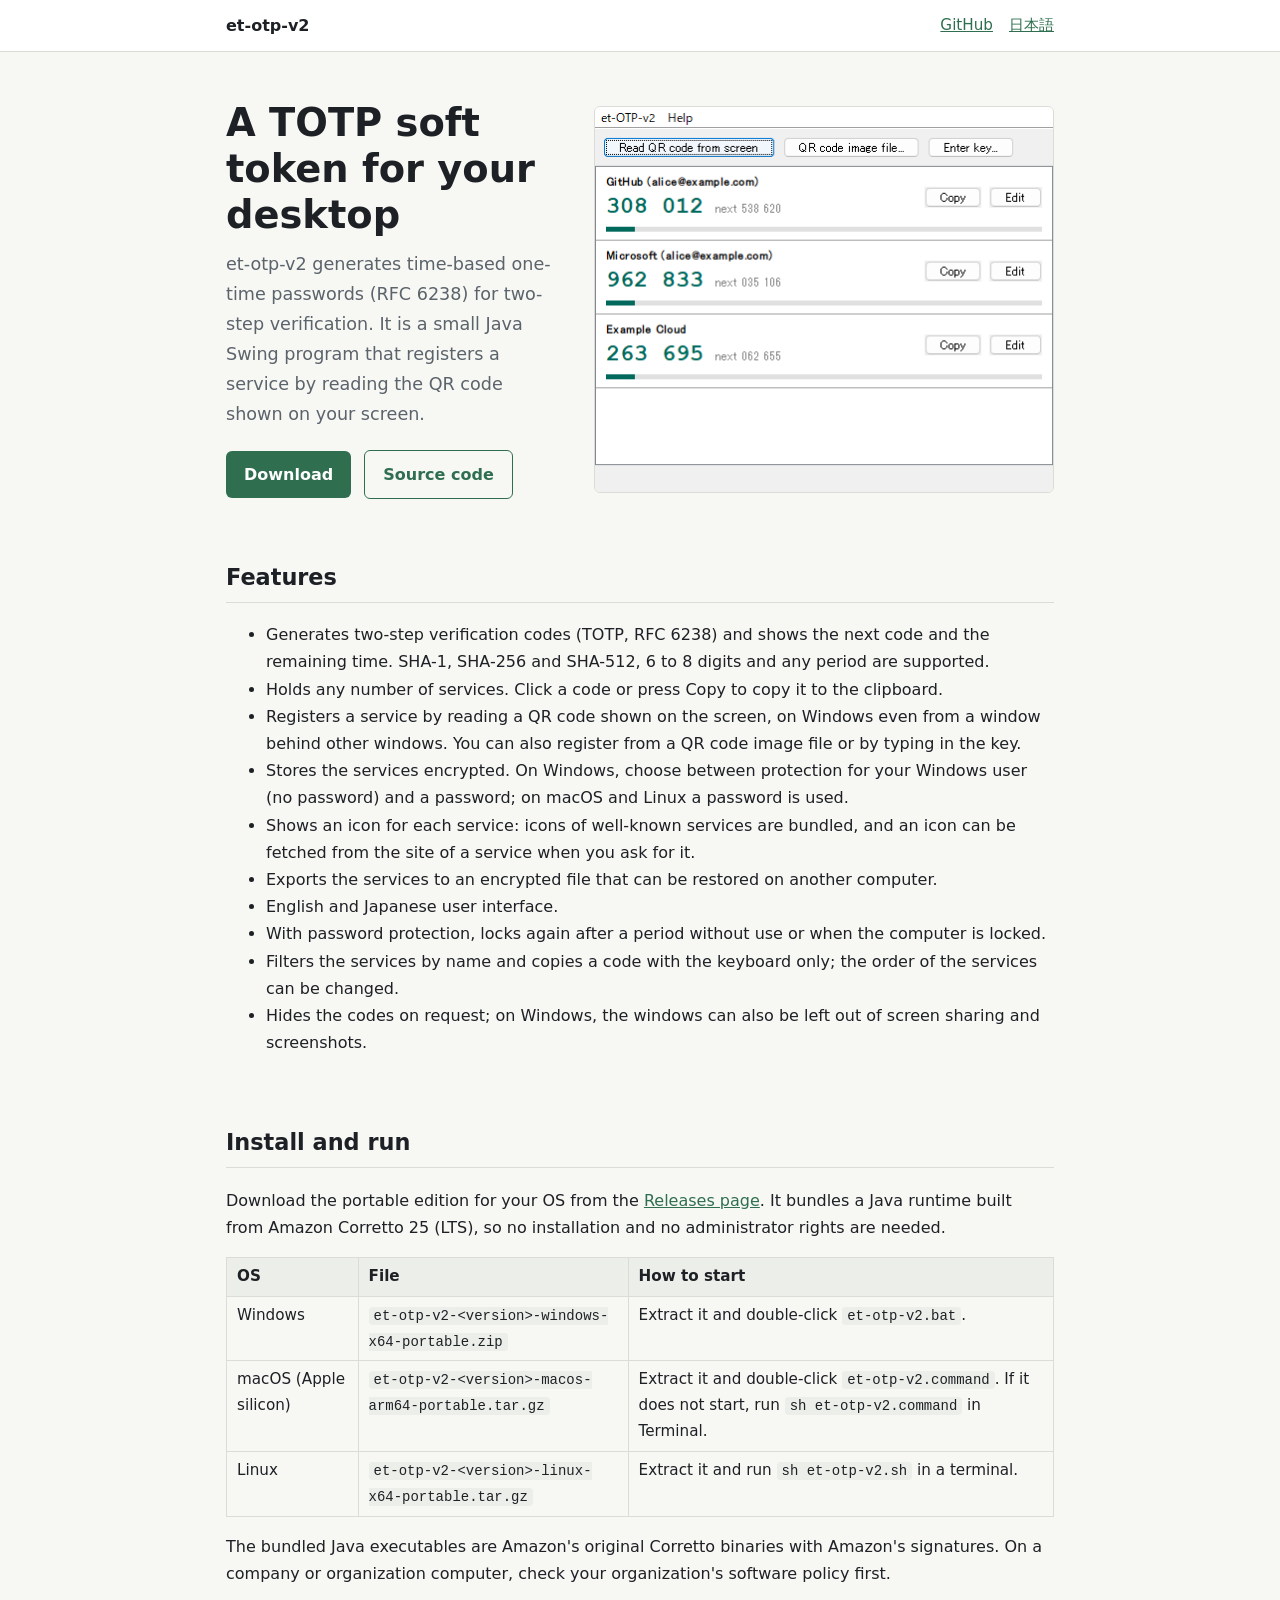
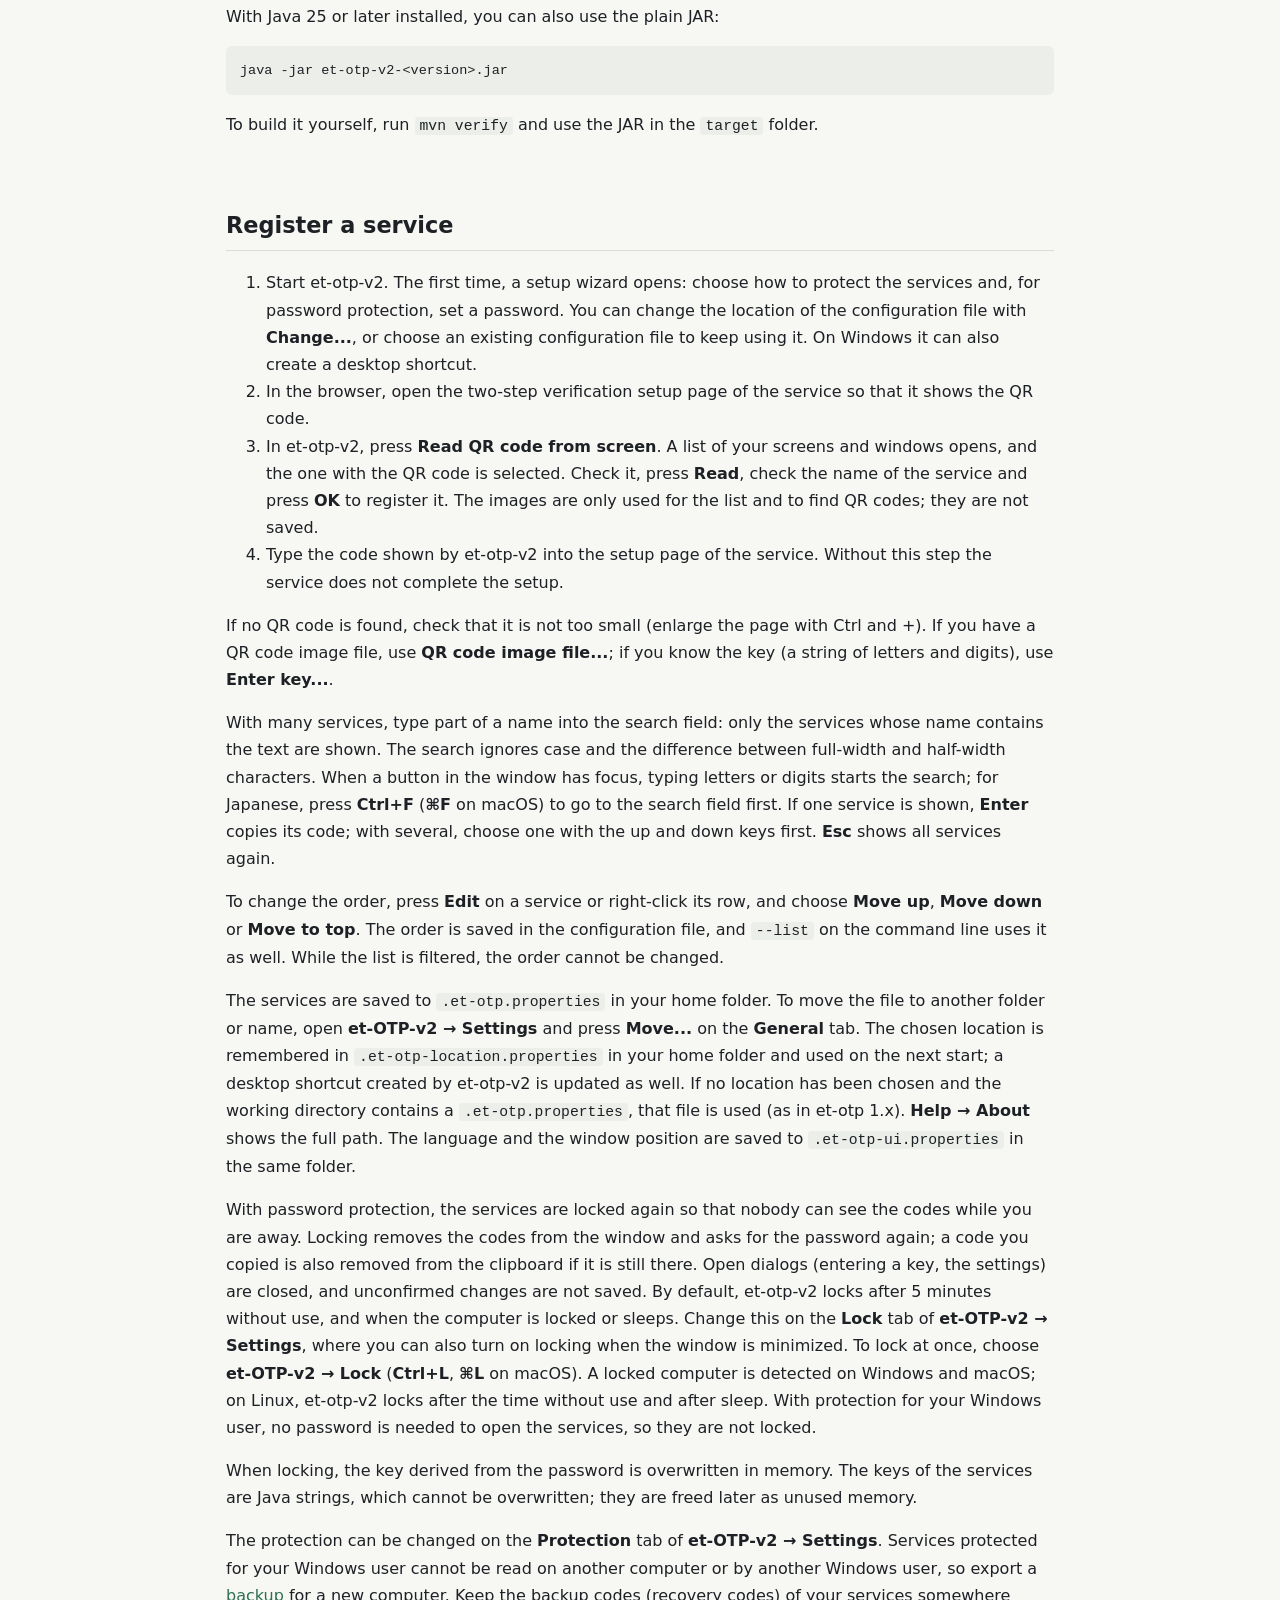
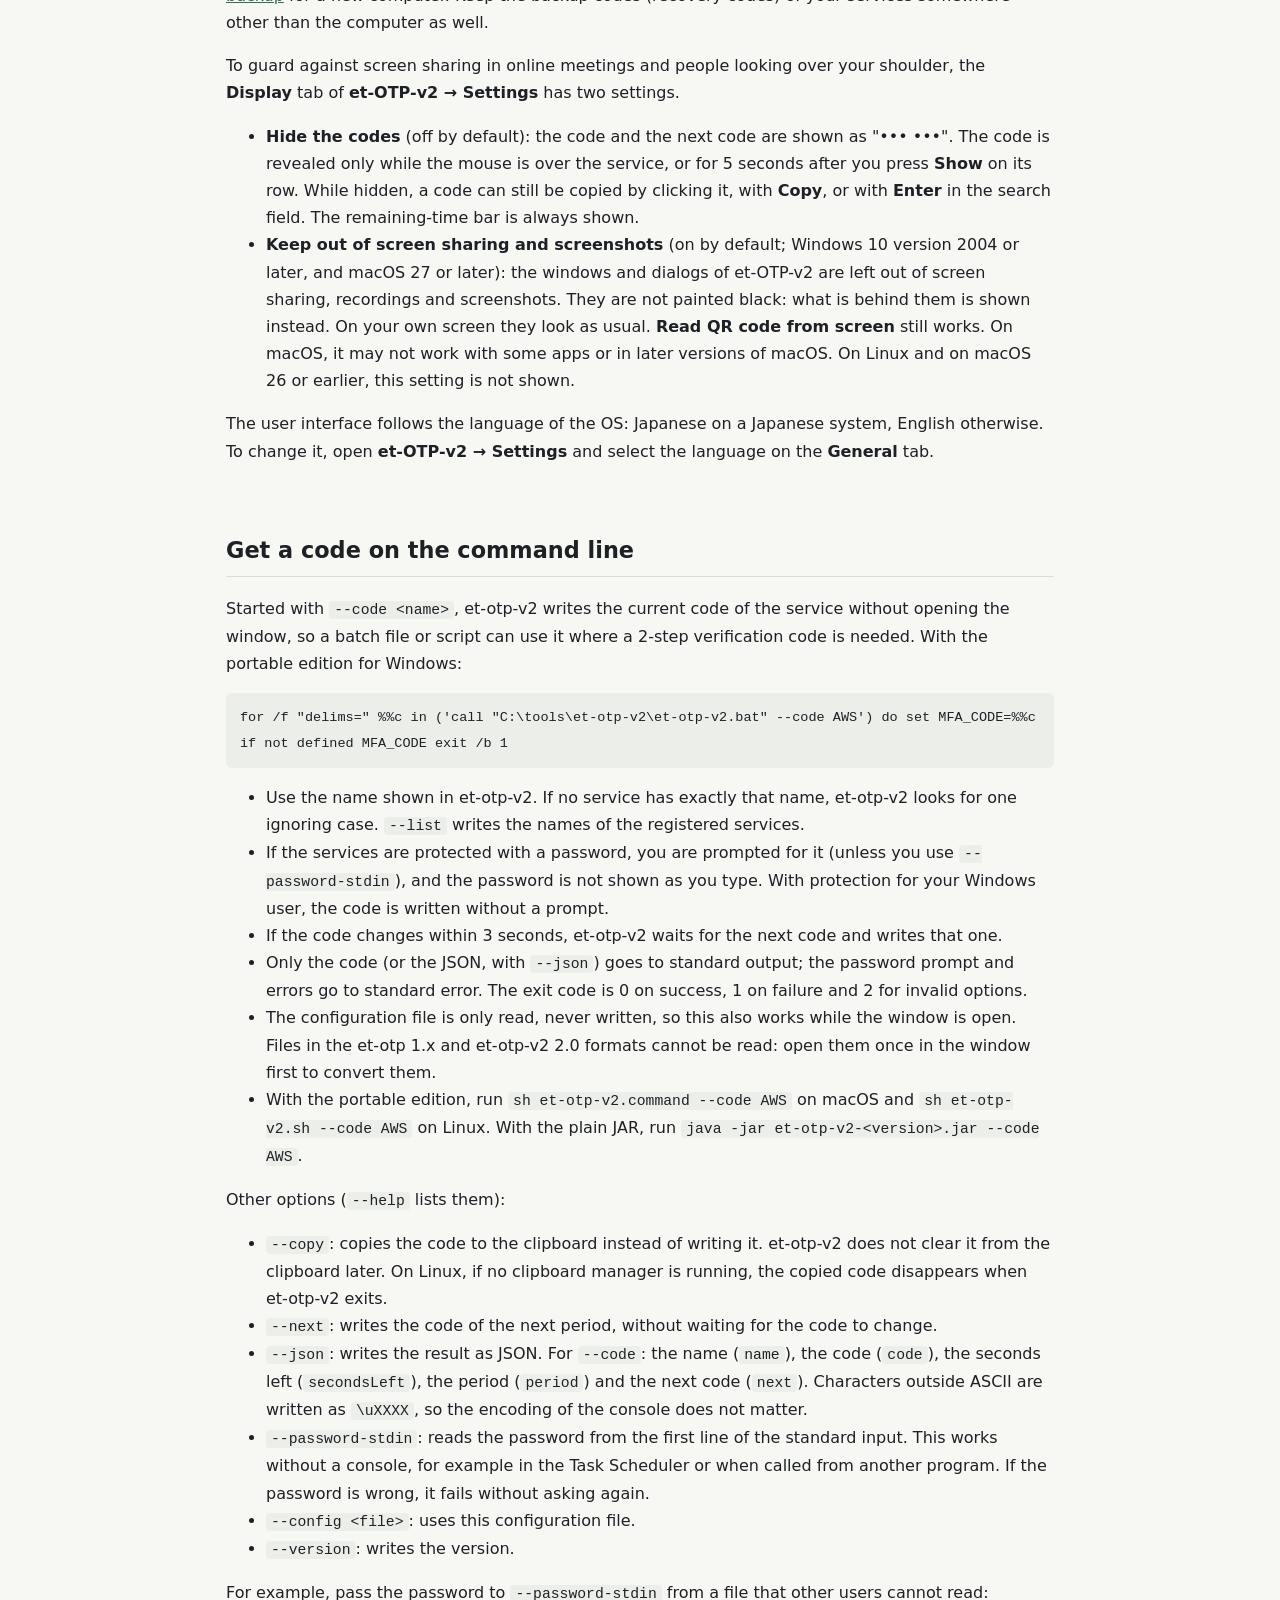
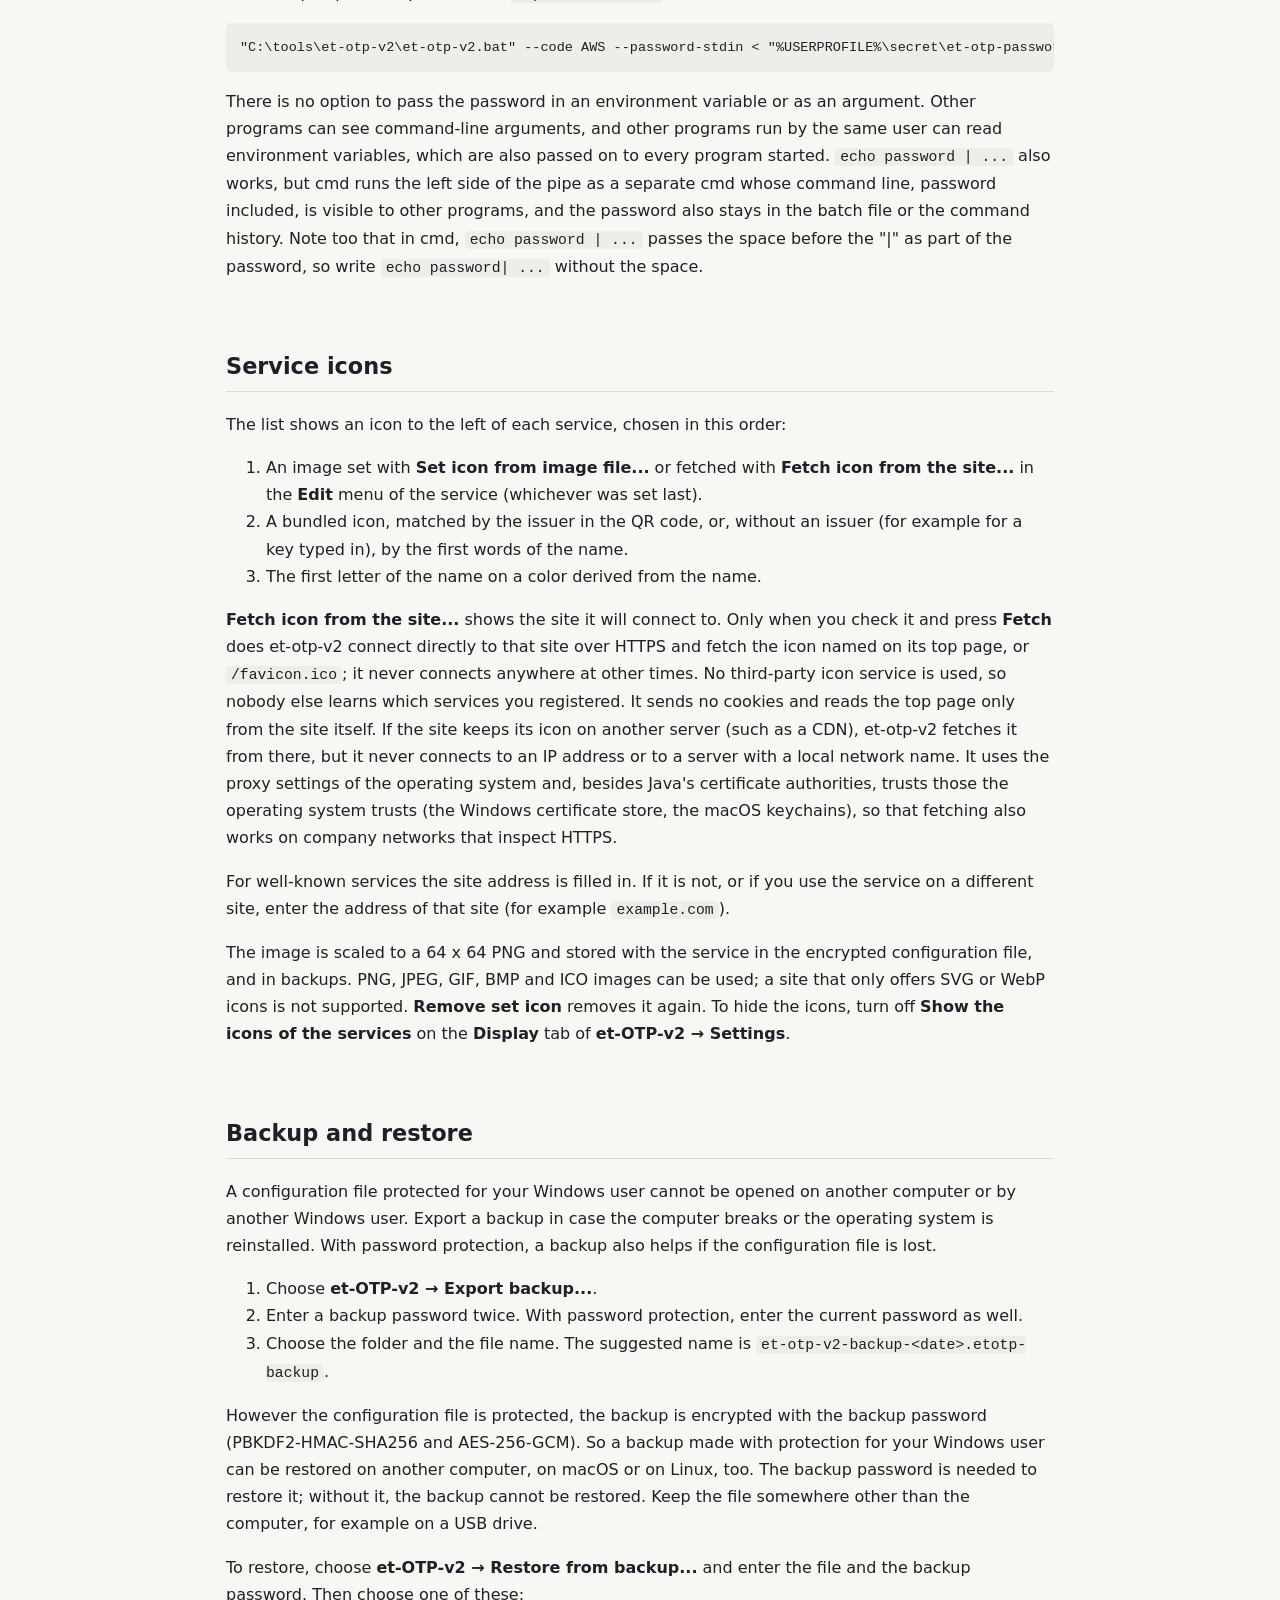
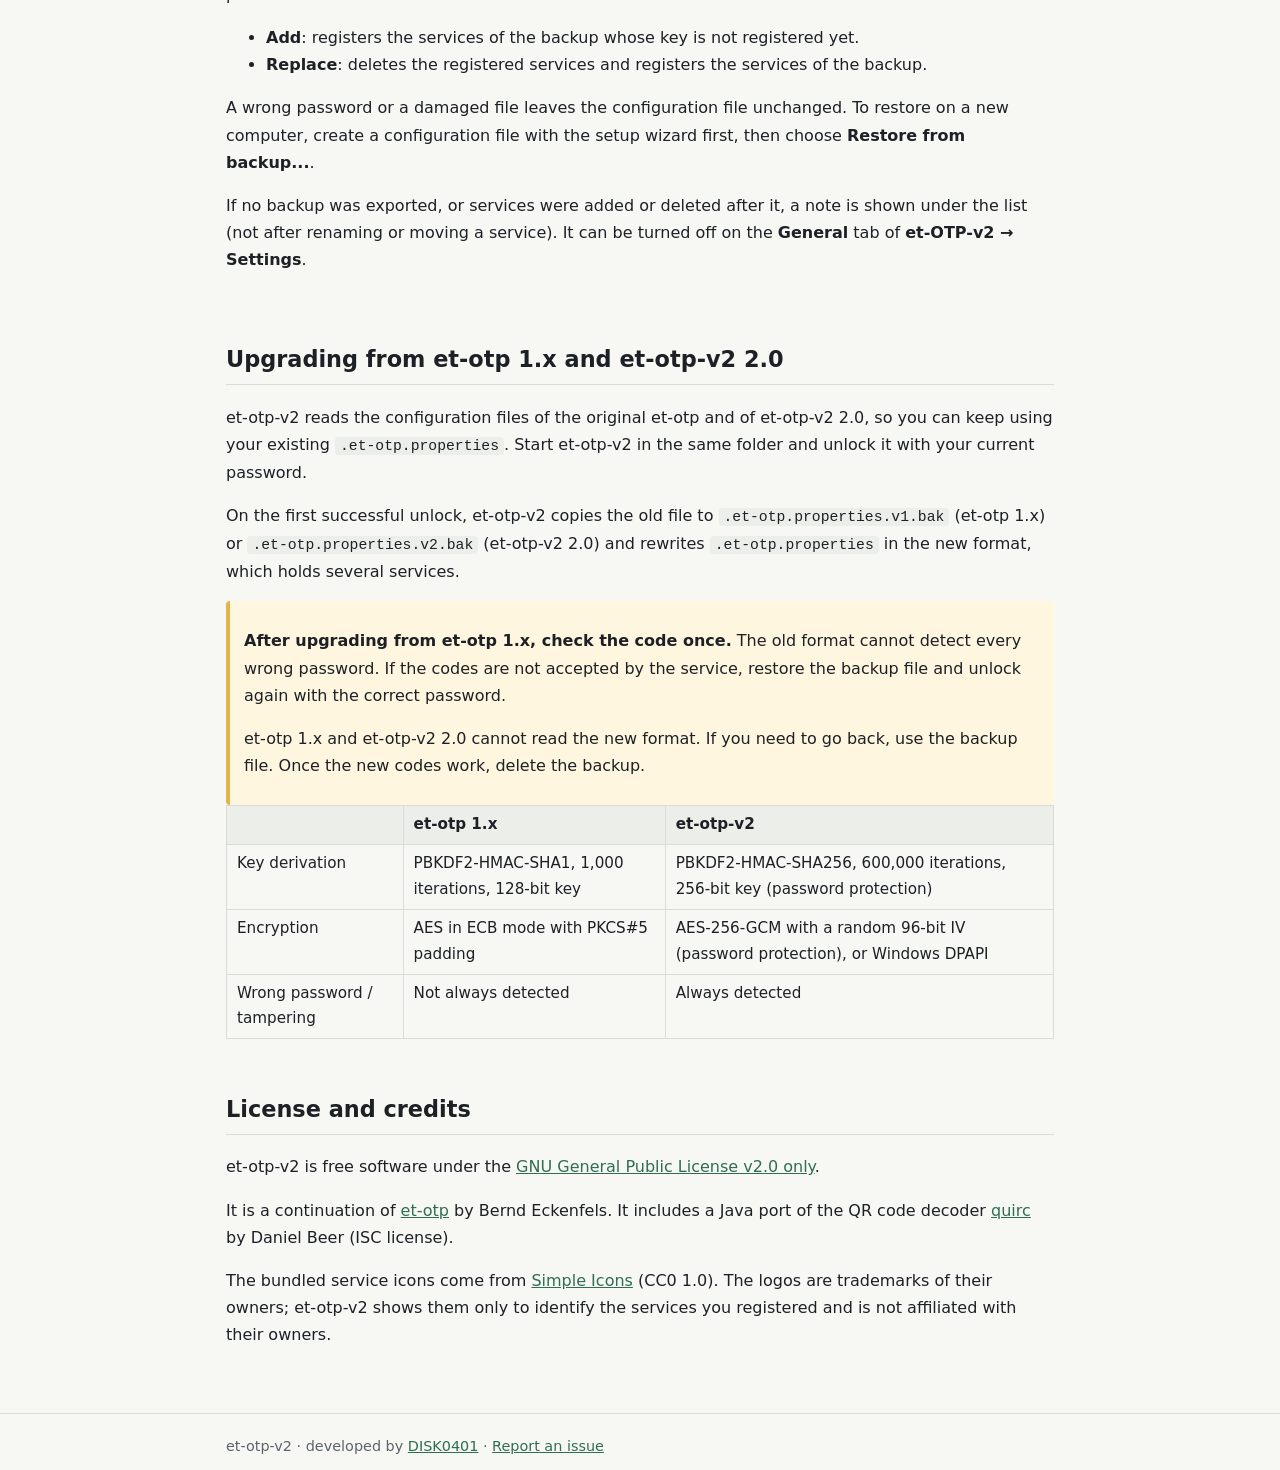
<file: docs/index.html>
<!doctype html>
<html lang="en">
<head>
  <meta charset="utf-8">
  <meta name="viewport" content="width=device-width, initial-scale=1">
  <title>et-otp-v2 – TOTP soft token for the desktop</title>
  <meta name="description" content="et-otp-v2 is a small Java desktop TOTP (RFC 6238) soft token. Maintained continuation of ecki/et-otp.">
  <link rel="stylesheet" href="style.css">
  <link rel="alternate" hreflang="ja" href="ja/">
</head>
<body>
<header class="site">
  <div class="wrap">
    <a class="brand" href="./">et-otp-v2</a>
    <nav>
      <a href="https://github.com/DISK0401/et-otp-v2">GitHub</a>
      <a href="ja/" hreflang="ja" lang="ja">日本語</a>
    </nav>
  </div>
</header>

<main class="wrap">
  <div class="hero">
    <div>
      <h1>A TOTP soft token for your desktop</h1>
      <p>et-otp-v2 generates time-based one-time passwords (RFC 6238) for two-step verification. It is a small Java Swing program that registers a service by reading the QR code shown on your screen.</p>
      <a class="button" href="https://github.com/DISK0401/et-otp-v2/releases">Download</a>
      <a class="button secondary" href="https://github.com/DISK0401/et-otp-v2">Source code</a>
    </div>
    <img src="images/screenshot-en.png" width="460" height="386" alt="et-OTP-v2 main window with three registered services, their codes and the remaining time">
  </div>

  <section id="features">
    <h2>Features</h2>
    <ul>
      <li>Generates two-step verification codes (TOTP, RFC 6238) and shows the next code and the remaining time. SHA-1, SHA-256 and SHA-512, 6 to 8 digits and any period are supported.</li>
      <li>Holds any number of services. Click a code or press Copy to copy it to the clipboard.</li>
      <li>Registers a service by reading a QR code shown on the screen, on Windows even from a window behind other windows. You can also register from a QR code image file or by typing in the key.</li>
      <li>Stores the services encrypted. On Windows, choose between protection for your Windows user (no password) and a password; on macOS and Linux a password is used.</li>
      <li>Shows an icon for each service: icons of well-known services are bundled, and an icon can be fetched from the site of a service when you ask for it.</li>
      <li>Exports the services to an encrypted file that can be restored on another computer.</li>
      <li>English and Japanese user interface.</li>
      <li>With password protection, locks again after a period without use or when the computer is locked.</li>
      <li>Filters the services by name and copies a code with the keyboard only; the order of the services can be changed.</li>
      <li>Hides the codes on request; on Windows, the windows can also be left out of screen sharing and screenshots.</li>
    </ul>
  </section>

  <section id="install">
    <h2>Install and run</h2>
    <p>Download the portable edition for your OS from the <a href="https://github.com/DISK0401/et-otp-v2/releases">Releases page</a>. It bundles a Java runtime built from Amazon Corretto 25 (LTS), so no installation and no administrator rights are needed.</p>
    <div class="table-scroll">
      <table>
        <tr><th>OS</th><th>File</th><th>How to start</th></tr>
        <tr><td>Windows</td><td><code>et-otp-v2-&lt;version&gt;-windows-x64-portable.zip</code></td><td>Extract it and double-click <code>et-otp-v2.bat</code>.</td></tr>
        <tr><td>macOS (Apple silicon)</td><td><code>et-otp-v2-&lt;version&gt;-macos-arm64-portable.tar.gz</code></td><td>Extract it and double-click <code>et-otp-v2.command</code>. If it does not start, run <code>sh et-otp-v2.command</code> in Terminal.</td></tr>
        <tr><td>Linux</td><td><code>et-otp-v2-&lt;version&gt;-linux-x64-portable.tar.gz</code></td><td>Extract it and run <code>sh et-otp-v2.sh</code> in a terminal.</td></tr>
      </table>
    </div>
    <p>The bundled Java executables are Amazon's original Corretto binaries with Amazon's signatures. On a company or organization computer, check your organization's software policy first.</p>
    <p>With Java 25 or later installed, you can also use the plain JAR:</p>
    <pre><code>java -jar et-otp-v2-&lt;version&gt;.jar</code></pre>
    <p>To build it yourself, run <code>mvn verify</code> and use the JAR in the <code>target</code> folder.</p>
  </section>

  <section id="setup">
    <h2>Register a service</h2>
    <ol>
      <li>Start et-otp-v2. The first time, a setup wizard opens: choose how to protect the services and, for password protection, set a password. You can change the location of the configuration file with <b>Change...</b>, or choose an existing configuration file to keep using it. On Windows it can also create a desktop shortcut.</li>
      <li>In the browser, open the two-step verification setup page of the service so that it shows the QR code.</li>
      <li>In et-otp-v2, press <b>Read QR code from screen</b>. A list of your screens and windows opens, and the one with the QR code is selected. Check it, press <b>Read</b>, check the name of the service and press <b>OK</b> to register it. The images are only used for the list and to find QR codes; they are not saved.</li>
      <li>Type the code shown by et-otp-v2 into the setup page of the service. Without this step the service does not complete the setup.</li>
    </ol>
    <p>If no QR code is found, check that it is not too small (enlarge the page with Ctrl and +). If you have a QR code image file, use <b>QR code image file...</b>; if you know the key (a string of letters and digits), use <b>Enter key...</b>.</p>
    <p>With many services, type part of a name into the search field: only the services whose name contains the text are shown. The search ignores case and the difference between full-width and half-width characters. When a button in the window has focus, typing letters or digits starts the search; for Japanese, press <b>Ctrl+F</b> (<b>⌘F</b> on macOS) to go to the search field first. If one service is shown, <b>Enter</b> copies its code; with several, choose one with the up and down keys first. <b>Esc</b> shows all services again.</p>
    <p>To change the order, press <b>Edit</b> on a service or right-click its row, and choose <b>Move up</b>, <b>Move down</b> or <b>Move to top</b>. The order is saved in the configuration file, and <code>--list</code> on the command line uses it as well. While the list is filtered, the order cannot be changed.</p>
    <p>The services are saved to <code>.et-otp.properties</code> in your home folder. To move the file to another folder or name, open <b>et-OTP-v2 → Settings</b> and press <b>Move...</b> on the <b>General</b> tab. The chosen location is remembered in <code>.et-otp-location.properties</code> in your home folder and used on the next start; a desktop shortcut created by et-otp-v2 is updated as well. If no location has been chosen and the working directory contains a <code>.et-otp.properties</code>, that file is used (as in et-otp 1.x). <b>Help → About</b> shows the full path. The language and the window position are saved to <code>.et-otp-ui.properties</code> in the same folder.</p>
    <p>With password protection, the services are locked again so that nobody can see the codes while you are away. Locking removes the codes from the window and asks for the password again; a code you copied is also removed from the clipboard if it is still there. Open dialogs (entering a key, the settings) are closed, and unconfirmed changes are not saved. By default, et-otp-v2 locks after 5 minutes without use, and when the computer is locked or sleeps. Change this on the <b>Lock</b> tab of <b>et-OTP-v2 → Settings</b>, where you can also turn on locking when the window is minimized. To lock at once, choose <b>et-OTP-v2 → Lock</b> (<b>Ctrl+L</b>, <b>⌘L</b> on macOS). A locked computer is detected on Windows and macOS; on Linux, et-otp-v2 locks after the time without use and after sleep. With protection for your Windows user, no password is needed to open the services, so they are not locked.</p>
    <p>When locking, the key derived from the password is overwritten in memory. The keys of the services are Java strings, which cannot be overwritten; they are freed later as unused memory.</p>
    <p>The protection can be changed on the <b>Protection</b> tab of <b>et-OTP-v2 → Settings</b>. Services protected for your Windows user cannot be read on another computer or by another Windows user, so export a <a href="#backup">backup</a> for a new computer. Keep the backup codes (recovery codes) of your services somewhere other than the computer as well.</p>
    <p>To guard against screen sharing in online meetings and people looking over your shoulder, the <b>Display</b> tab of <b>et-OTP-v2 → Settings</b> has two settings.</p>
    <ul>
      <li><b>Hide the codes</b> (off by default): the code and the next code are shown as "••• •••". The code is revealed only while the mouse is over the service, or for 5 seconds after you press <b>Show</b> on its row. While hidden, a code can still be copied by clicking it, with <b>Copy</b>, or with <b>Enter</b> in the search field. The remaining-time bar is always shown.</li>
      <li><b>Keep out of screen sharing and screenshots</b> (on by default; Windows 10 version 2004 or later, and macOS 27 or later): the windows and dialogs of et-OTP-v2 are left out of screen sharing, recordings and screenshots. They are not painted black: what is behind them is shown instead. On your own screen they look as usual. <b>Read QR code from screen</b> still works. On macOS, it may not work with some apps or in later versions of macOS. On Linux and on macOS 26 or earlier, this setting is not shown.</li>
    </ul>
    <p>The user interface follows the language of the OS: Japanese on a Japanese system, English otherwise. To change it, open <b>et-OTP-v2 → Settings</b> and select the language on the <b>General</b> tab.</p>
  </section>

  <section id="command-line">
    <h2>Get a code on the command line</h2>
    <p>Started with <code>--code &lt;name&gt;</code>, et-otp-v2 writes the current code of the service without opening the window, so a batch file or script can use it where a 2-step verification code is needed. With the portable edition for Windows:</p>
    <pre><code>for /f "delims=" %%c in ('call "C:\tools\et-otp-v2\et-otp-v2.bat" --code AWS') do set MFA_CODE=%%c
if not defined MFA_CODE exit /b 1</code></pre>
    <ul>
      <li>Use the name shown in et-otp-v2. If no service has exactly that name, et-otp-v2 looks for one ignoring case. <code>--list</code> writes the names of the registered services.</li>
      <li>If the services are protected with a password, you are prompted for it (unless you use <code>--password-stdin</code>), and the password is not shown as you type. With protection for your Windows user, the code is written without a prompt.</li>
      <li>If the code changes within 3 seconds, et-otp-v2 waits for the next code and writes that one.</li>
      <li>Only the code (or the JSON, with <code>--json</code>) goes to standard output; the password prompt and errors go to standard error. The exit code is 0 on success, 1 on failure and 2 for invalid options.</li>
      <li>The configuration file is only read, never written, so this also works while the window is open. Files in the et-otp 1.x and et-otp-v2 2.0 formats cannot be read: open them once in the window first to convert them.</li>
      <li>With the portable edition, run <code>sh et-otp-v2.command --code AWS</code> on macOS and <code>sh et-otp-v2.sh --code AWS</code> on Linux. With the plain JAR, run <code>java -jar et-otp-v2-&lt;version&gt;.jar --code AWS</code>.</li>
    </ul>
    <p>Other options (<code>--help</code> lists them):</p>
    <ul>
      <li><code>--copy</code>: copies the code to the clipboard instead of writing it. et-otp-v2 does not clear it from the clipboard later. On Linux, if no clipboard manager is running, the copied code disappears when et-otp-v2 exits.</li>
      <li><code>--next</code>: writes the code of the next period, without waiting for the code to change.</li>
      <li><code>--json</code>: writes the result as JSON. For <code>--code</code>: the name (<code>name</code>), the code (<code>code</code>), the seconds left (<code>secondsLeft</code>), the period (<code>period</code>) and the next code (<code>next</code>). Characters outside ASCII are written as <code>\uXXXX</code>, so the encoding of the console does not matter.</li>
      <li><code>--password-stdin</code>: reads the password from the first line of the standard input. This works without a console, for example in the Task Scheduler or when called from another program. If the password is wrong, it fails without asking again.</li>
      <li><code>--config &lt;file&gt;</code>: uses this configuration file.</li>
      <li><code>--version</code>: writes the version.</li>
    </ul>
    <p>For example, pass the password to <code>--password-stdin</code> from a file that other users cannot read:</p>
    <pre><code>"C:\tools\et-otp-v2\et-otp-v2.bat" --code AWS --password-stdin &lt; "%USERPROFILE%\secret\et-otp-password.txt"</code></pre>
    <p>There is no option to pass the password in an environment variable or as an argument. Other programs can see command-line arguments, and other programs run by the same user can read environment variables, which are also passed on to every program started. <code>echo password | ...</code> also works, but cmd runs the left side of the pipe as a separate cmd whose command line, password included, is visible to other programs, and the password also stays in the batch file or the command history. Note too that in cmd, <code>echo password | ...</code> passes the space before the "|" as part of the password, so write <code>echo password| ...</code> without the space.</p>
  </section>

  <section id="icons">
    <h2>Service icons</h2>
    <p>The list shows an icon to the left of each service, chosen in this order:</p>
    <ol>
      <li>An image set with <b>Set icon from image file...</b> or fetched with <b>Fetch icon from the site...</b> in the <b>Edit</b> menu of the service (whichever was set last).</li>
      <li>A bundled icon, matched by the issuer in the QR code, or, without an issuer (for example for a key typed in), by the first words of the name.</li>
      <li>The first letter of the name on a color derived from the name.</li>
    </ol>
    <p><b>Fetch icon from the site...</b> shows the site it will connect to. Only when you check it and press <b>Fetch</b> does et-otp-v2 connect directly to that site over HTTPS and fetch the icon named on its top page, or <code>/favicon.ico</code>; it never connects anywhere at other times. No third-party icon service is used, so nobody else learns which services you registered. It sends no cookies and reads the top page only from the site itself. If the site keeps its icon on another server (such as a CDN), et-otp-v2 fetches it from there, but it never connects to an IP address or to a server with a local network name. It uses the proxy settings of the operating system and, besides Java's certificate authorities, trusts those the operating system trusts (the Windows certificate store, the macOS keychains), so that fetching also works on company networks that inspect HTTPS.</p>
    <p>For well-known services the site address is filled in. If it is not, or if you use the service on a different site, enter the address of that site (for example <code>example.com</code>).</p>
    <p>The image is scaled to a 64 x 64 PNG and stored with the service in the encrypted configuration file, and in backups. PNG, JPEG, GIF, BMP and ICO images can be used; a site that only offers SVG or WebP icons is not supported. <b>Remove set icon</b> removes it again. To hide the icons, turn off <b>Show the icons of the services</b> on the <b>Display</b> tab of <b>et-OTP-v2 → Settings</b>.</p>
  </section>

  <section id="backup">
    <h2>Backup and restore</h2>
    <p>A configuration file protected for your Windows user cannot be opened on another computer or by another Windows user. Export a backup in case the computer breaks or the operating system is reinstalled. With password protection, a backup also helps if the configuration file is lost.</p>
    <ol>
      <li>Choose <b>et-OTP-v2 → Export backup...</b>.</li>
      <li>Enter a backup password twice. With password protection, enter the current password as well.</li>
      <li>Choose the folder and the file name. The suggested name is <code>et-otp-v2-backup-&lt;date&gt;.etotp-backup</code>.</li>
    </ol>
    <p>However the configuration file is protected, the backup is encrypted with the backup password (PBKDF2-HMAC-SHA256 and AES-256-GCM). So a backup made with protection for your Windows user can be restored on another computer, on macOS or on Linux, too. The backup password is needed to restore it; without it, the backup cannot be restored. Keep the file somewhere other than the computer, for example on a USB drive.</p>
    <p>To restore, choose <b>et-OTP-v2 → Restore from backup...</b> and enter the file and the backup password. Then choose one of these:</p>
    <ul>
      <li><b>Add</b>: registers the services of the backup whose key is not registered yet.</li>
      <li><b>Replace</b>: deletes the registered services and registers the services of the backup.</li>
    </ul>
    <p>A wrong password or a damaged file leaves the configuration file unchanged. To restore on a new computer, create a configuration file with the setup wizard first, then choose <b>Restore from backup...</b>.</p>
    <p>If no backup was exported, or services were added or deleted after it, a note is shown under the list (not after renaming or moving a service). It can be turned off on the <b>General</b> tab of <b>et-OTP-v2 → Settings</b>.</p>
  </section>

  <section id="upgrade">
    <h2>Upgrading from et-otp 1.x and et-otp-v2 2.0</h2>
    <p>et-otp-v2 reads the configuration files of the original et-otp and of et-otp-v2 2.0, so you can keep using your existing <code>.et-otp.properties</code>. Start et-otp-v2 in the same folder and unlock it with your current password.</p>
    <p>On the first successful unlock, et-otp-v2 copies the old file to <code>.et-otp.properties.v1.bak</code> (et-otp 1.x) or <code>.et-otp.properties.v2.bak</code> (et-otp-v2 2.0) and rewrites <code>.et-otp.properties</code> in the new format, which holds several services.</p>
    <div class="note">
      <p><b>After upgrading from et-otp 1.x, check the code once.</b> The old format cannot detect every wrong password. If the codes are not accepted by the service, restore the backup file and unlock again with the correct password.</p>
      <p>et-otp 1.x and et-otp-v2 2.0 cannot read the new format. If you need to go back, use the backup file. Once the new codes work, delete the backup.</p>
    </div>
    <div class="table-scroll">
      <table>
        <tr><th></th><th>et-otp 1.x</th><th>et-otp-v2</th></tr>
        <tr><td>Key derivation</td><td>PBKDF2-HMAC-SHA1, 1,000 iterations, 128-bit key</td><td>PBKDF2-HMAC-SHA256, 600,000 iterations, 256-bit key (password protection)</td></tr>
        <tr><td>Encryption</td><td>AES in ECB mode with PKCS#5 padding</td><td>AES-256-GCM with a random 96-bit IV (password protection), or Windows DPAPI</td></tr>
        <tr><td>Wrong password / tampering</td><td>Not always detected</td><td>Always detected</td></tr>
      </table>
    </div>
  </section>

  <section id="license">
    <h2>License and credits</h2>
    <p>et-otp-v2 is free software under the <a href="https://github.com/DISK0401/et-otp-v2/blob/main/LICENSE">GNU General Public License v2.0 only</a>.</p>
    <p>It is a continuation of <a href="https://github.com/ecki/et-otp">et-otp</a> by Bernd Eckenfels. It includes a Java port of the QR code decoder <a href="https://github.com/dlbeer/quirc">quirc</a> by Daniel Beer (ISC license).</p>
    <p>The bundled service icons come from <a href="https://github.com/simple-icons/simple-icons">Simple Icons</a> (CC0 1.0). The logos are trademarks of their owners; et-otp-v2 shows them only to identify the services you registered and is not affiliated with their owners.</p>
  </section>
</main>

<footer>
  <div class="wrap">et-otp-v2 · developed by <a href="https://github.com/DISK0401">DISK0401</a> · <a href="https://github.com/DISK0401/et-otp-v2/issues">Report an issue</a></div>
</footer>
</body>
</html>
</file>
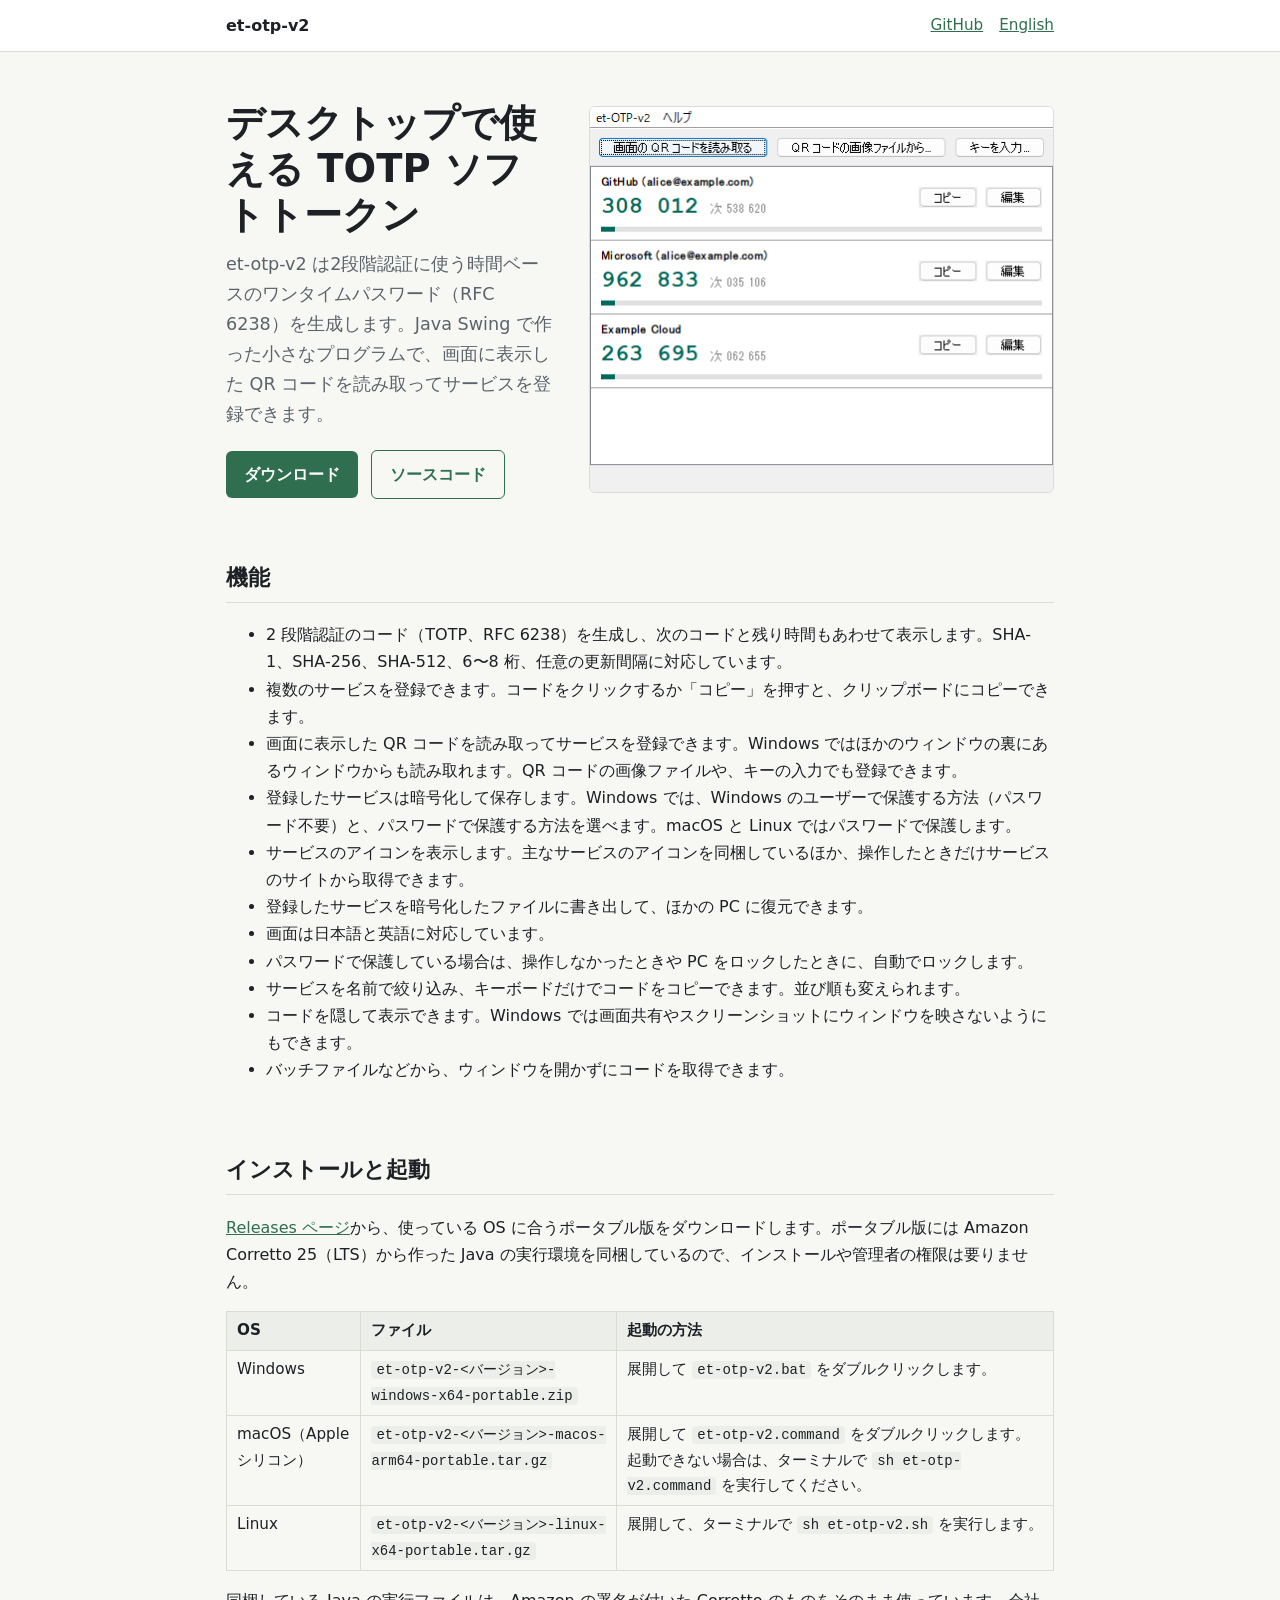
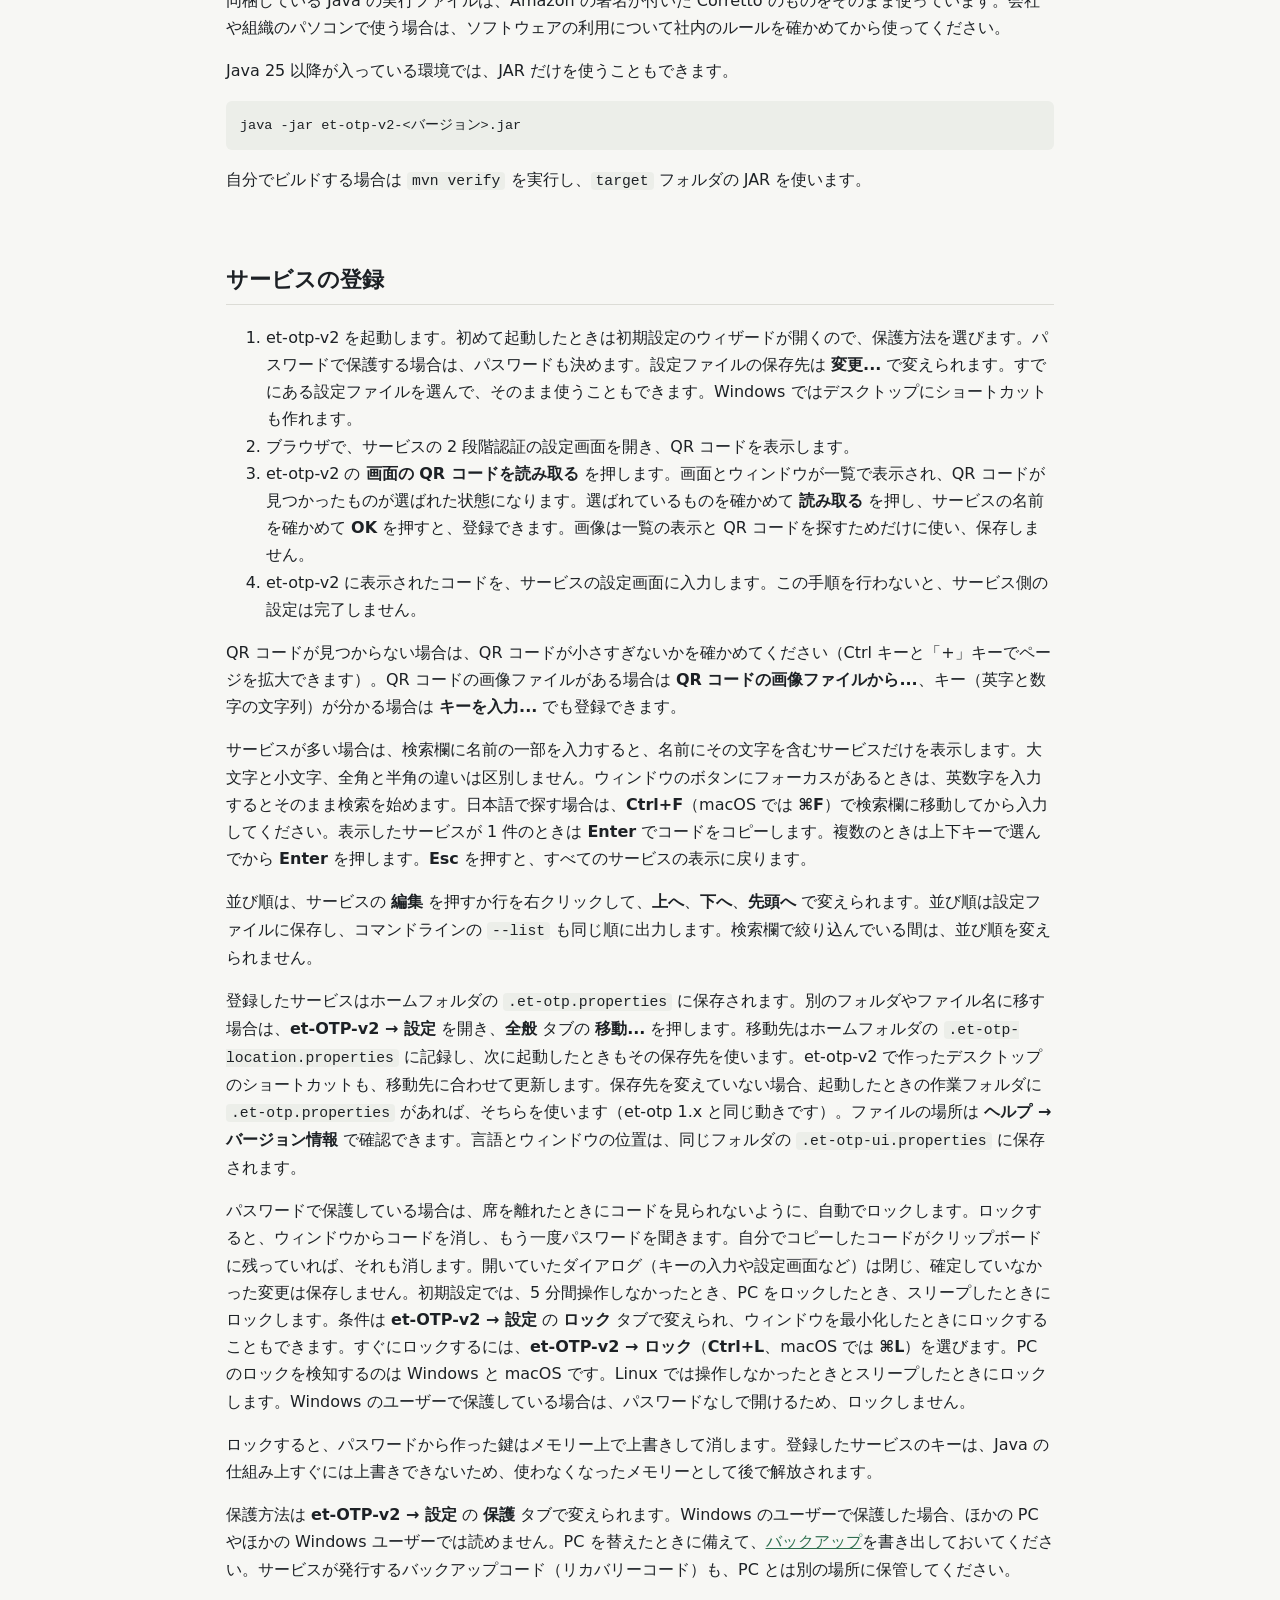
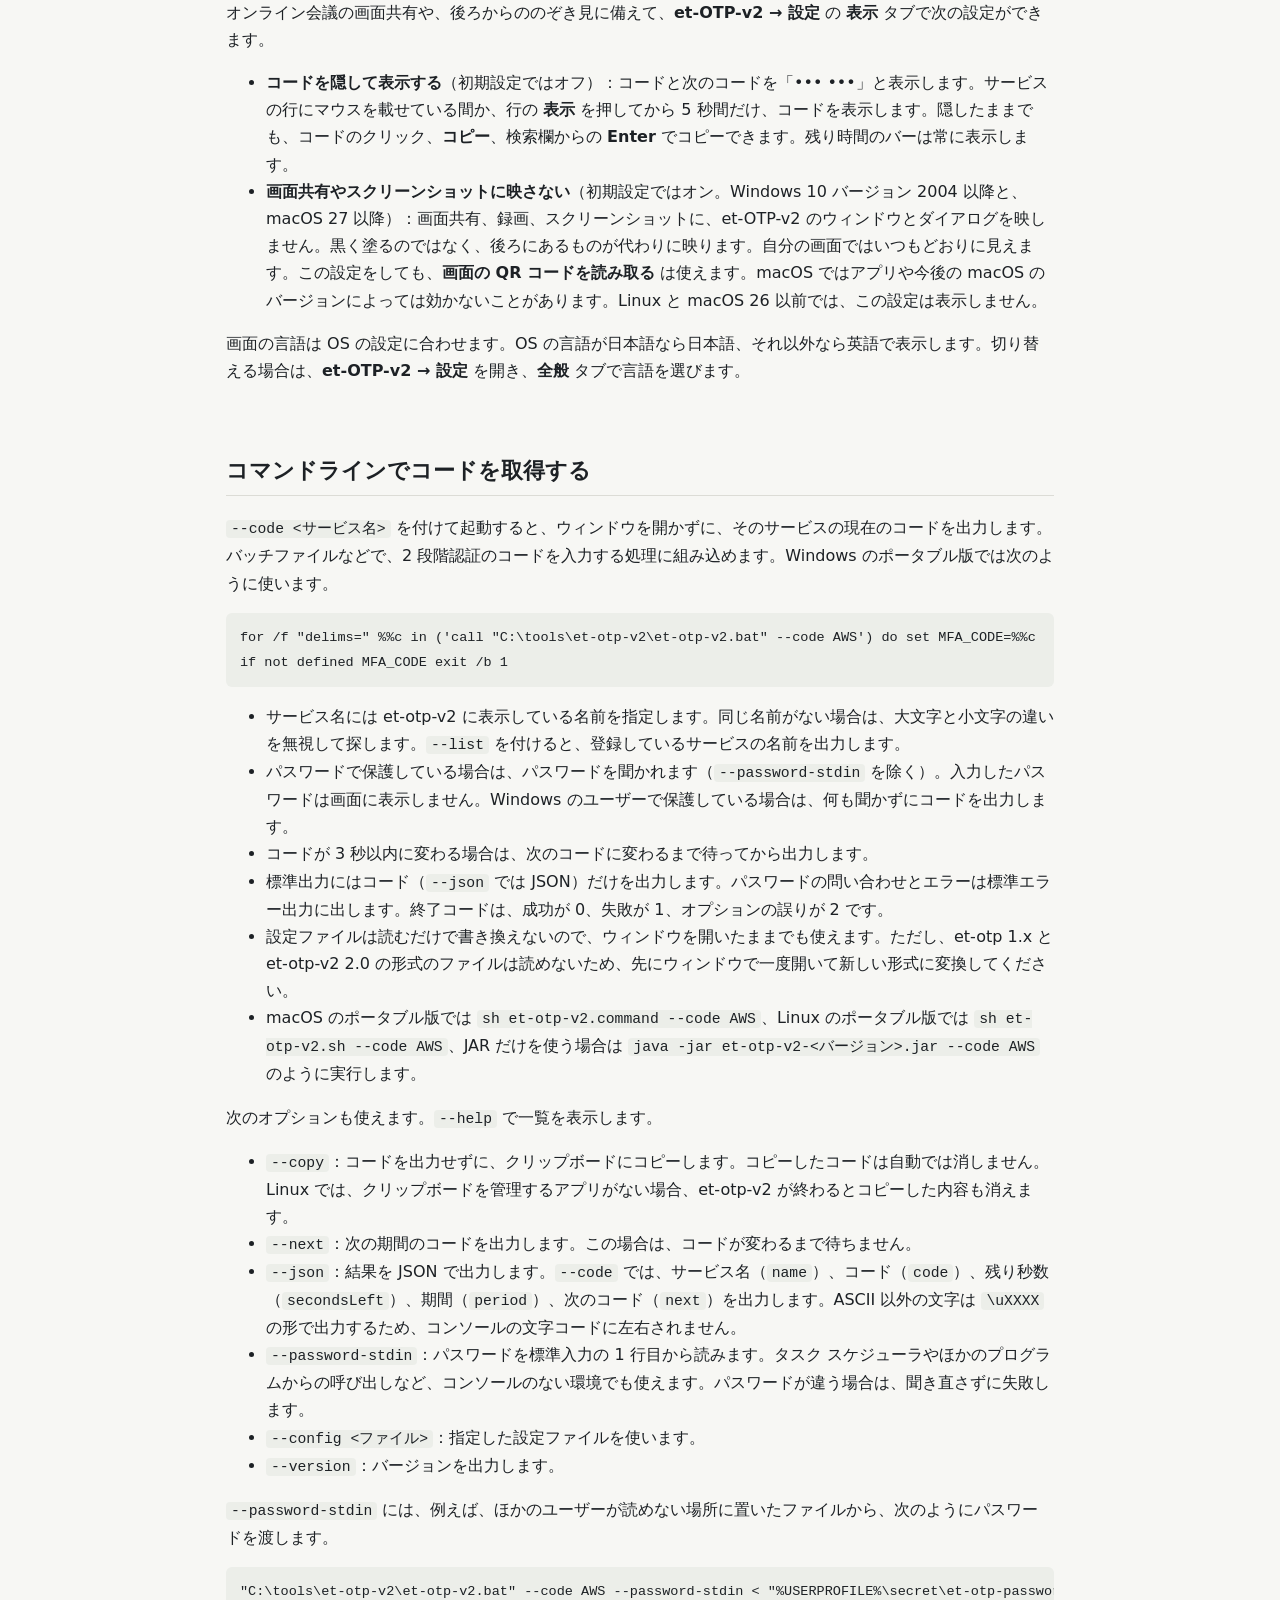
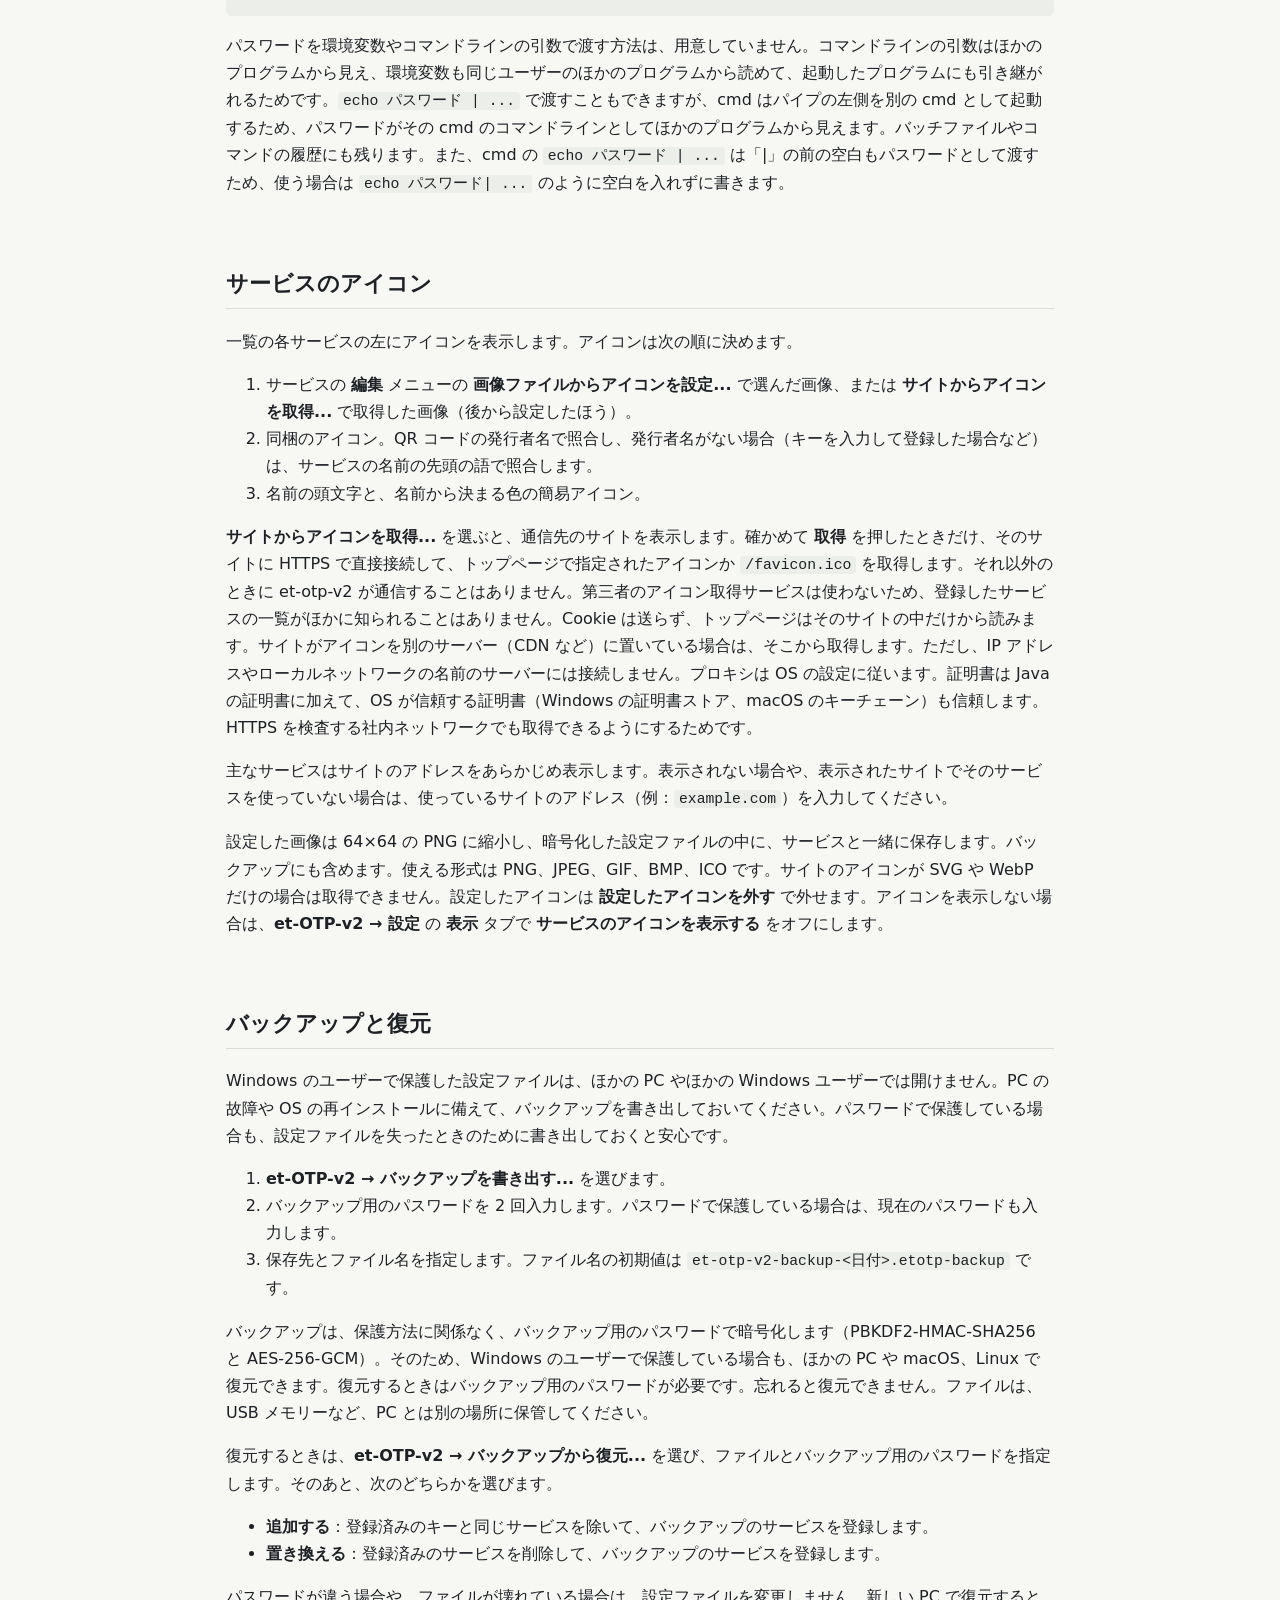
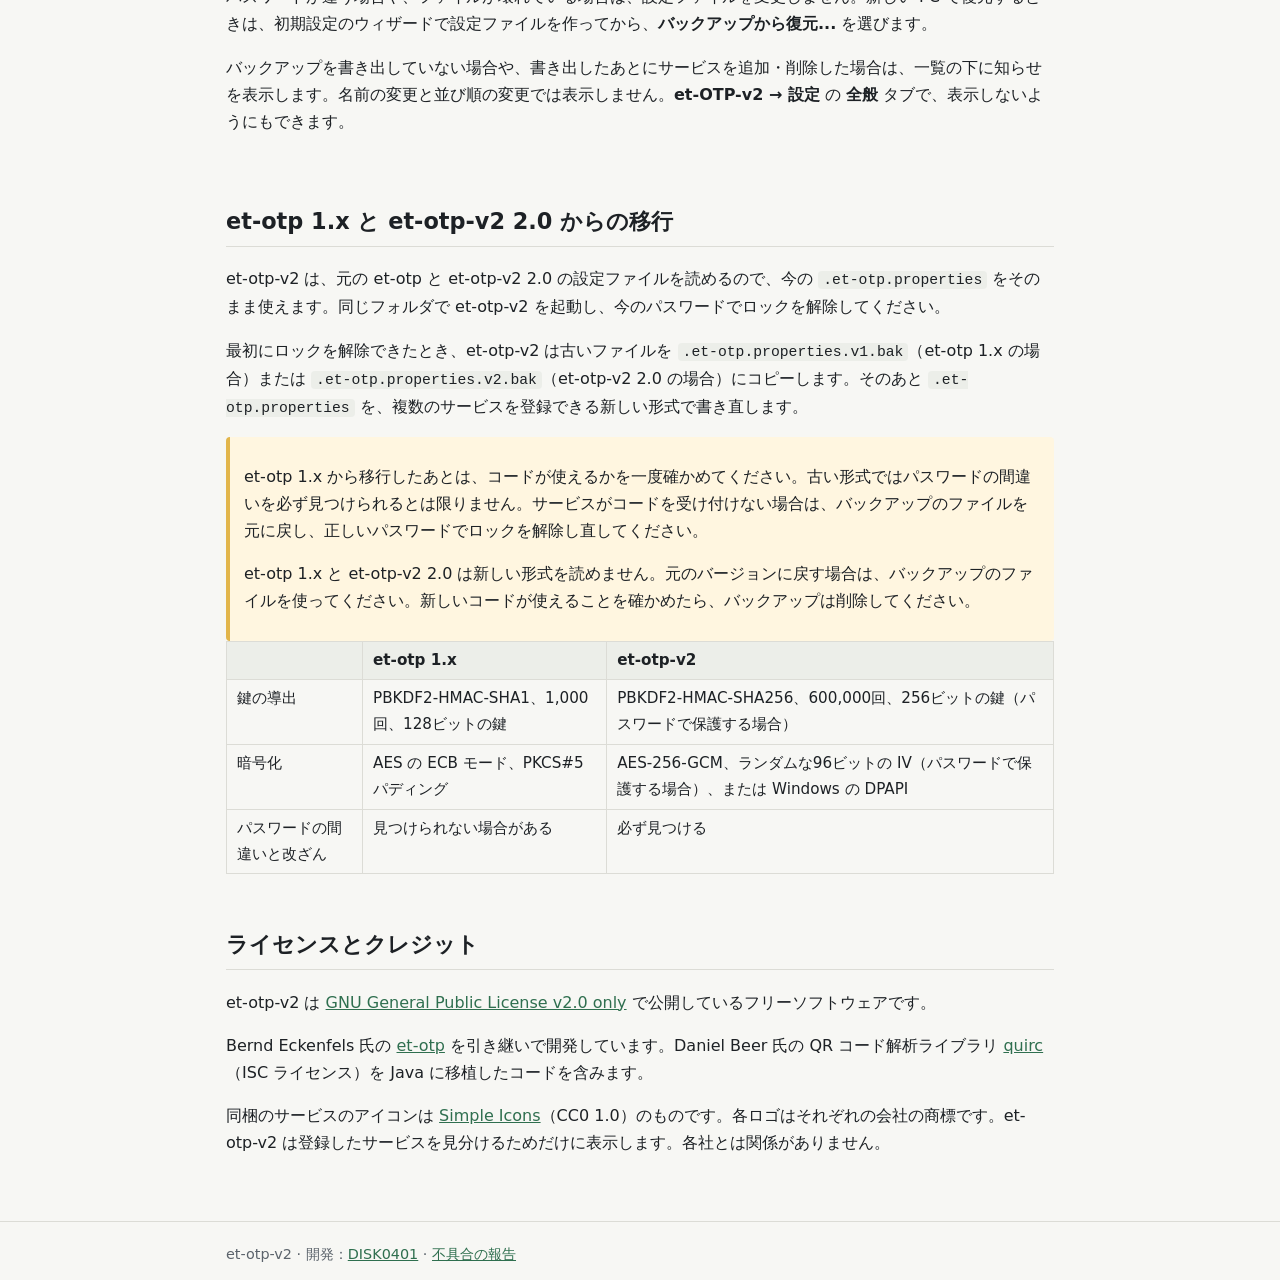
<file: docs/ja/index.html>
<!doctype html>
<html lang="ja">
<head>
  <meta charset="utf-8">
  <meta name="viewport" content="width=device-width, initial-scale=1">
  <title>et-otp-v2 – デスクトップ用 TOTP ソフトトークン</title>
  <meta name="description" content="et-otp-v2 は Java で作ったデスクトップ用の TOTP（RFC 6238）ソフトトークンです。ecki/et-otp を引き継いで開発しています。">
  <link rel="stylesheet" href="../style.css">
  <link rel="alternate" hreflang="en" href="../">
</head>
<body>
<header class="site">
  <div class="wrap">
    <a class="brand" href="./">et-otp-v2</a>
    <nav>
      <a href="https://github.com/DISK0401/et-otp-v2">GitHub</a>
      <a href="../" hreflang="en" lang="en">English</a>
    </nav>
  </div>
</header>

<main class="wrap">
  <div class="hero">
    <div>
      <h1>デスクトップで使える TOTP ソフトトークン</h1>
      <p>et-otp-v2 は2段階認証に使う時間ベースのワンタイムパスワード（RFC 6238）を生成します。Java Swing で作った小さなプログラムで、画面に表示した QR コードを読み取ってサービスを登録できます。</p>
      <a class="button" href="https://github.com/DISK0401/et-otp-v2/releases">ダウンロード</a>
      <a class="button secondary" href="https://github.com/DISK0401/et-otp-v2">ソースコード</a>
    </div>
    <img src="../images/screenshot-ja.png" width="465" height="386" alt="et-OTP-v2 のメイン画面。3 件のサービスのコードと残り時間が表示されている">
  </div>

  <section id="features">
    <h2>機能</h2>
    <ul>
      <li>2 段階認証のコード（TOTP、RFC 6238）を生成し、次のコードと残り時間もあわせて表示します。SHA-1、SHA-256、SHA-512、6〜8 桁、任意の更新間隔に対応しています。</li>
      <li>複数のサービスを登録できます。コードをクリックするか「コピー」を押すと、クリップボードにコピーできます。</li>
      <li>画面に表示した QR コードを読み取ってサービスを登録できます。Windows ではほかのウィンドウの裏にあるウィンドウからも読み取れます。QR コードの画像ファイルや、キーの入力でも登録できます。</li>
      <li>登録したサービスは暗号化して保存します。Windows では、Windows のユーザーで保護する方法（パスワード不要）と、パスワードで保護する方法を選べます。macOS と Linux ではパスワードで保護します。</li>
      <li>サービスのアイコンを表示します。主なサービスのアイコンを同梱しているほか、操作したときだけサービスのサイトから取得できます。</li>
      <li>登録したサービスを暗号化したファイルに書き出して、ほかの PC に復元できます。</li>
      <li>画面は日本語と英語に対応しています。</li>
      <li>パスワードで保護している場合は、操作しなかったときや PC をロックしたときに、自動でロックします。</li>
      <li>サービスを名前で絞り込み、キーボードだけでコードをコピーできます。並び順も変えられます。</li>
      <li>コードを隠して表示できます。Windows では画面共有やスクリーンショットにウィンドウを映さないようにもできます。</li>
      <li>バッチファイルなどから、ウィンドウを開かずにコードを取得できます。</li>
    </ul>
  </section>

  <section id="install">
    <h2>インストールと起動</h2>
    <p><a href="https://github.com/DISK0401/et-otp-v2/releases">Releases ページ</a>から、使っている OS に合うポータブル版をダウンロードします。ポータブル版には Amazon Corretto 25（LTS）から作った Java の実行環境を同梱しているので、インストールや管理者の権限は要りません。</p>
    <div class="table-scroll">
      <table>
        <tr><th>OS</th><th>ファイル</th><th>起動の方法</th></tr>
        <tr><td>Windows</td><td><code>et-otp-v2-&lt;バージョン&gt;-windows-x64-portable.zip</code></td><td>展開して <code>et-otp-v2.bat</code> をダブルクリックします。</td></tr>
        <tr><td>macOS（Apple シリコン）</td><td><code>et-otp-v2-&lt;バージョン&gt;-macos-arm64-portable.tar.gz</code></td><td>展開して <code>et-otp-v2.command</code> をダブルクリックします。起動できない場合は、ターミナルで <code>sh et-otp-v2.command</code> を実行してください。</td></tr>
        <tr><td>Linux</td><td><code>et-otp-v2-&lt;バージョン&gt;-linux-x64-portable.tar.gz</code></td><td>展開して、ターミナルで <code>sh et-otp-v2.sh</code> を実行します。</td></tr>
      </table>
    </div>
    <p>同梱している Java の実行ファイルは、Amazon の署名が付いた Corretto のものをそのまま使っています。会社や組織のパソコンで使う場合は、ソフトウェアの利用について社内のルールを確かめてから使ってください。</p>
    <p>Java 25 以降が入っている環境では、JAR だけを使うこともできます。</p>
    <pre><code>java -jar et-otp-v2-&lt;バージョン&gt;.jar</code></pre>
    <p>自分でビルドする場合は <code>mvn verify</code> を実行し、<code>target</code> フォルダの JAR を使います。</p>
  </section>

  <section id="setup">
    <h2>サービスの登録</h2>
    <ol>
      <li>et-otp-v2 を起動します。初めて起動したときは初期設定のウィザードが開くので、保護方法を選びます。パスワードで保護する場合は、パスワードも決めます。設定ファイルの保存先は <b>変更...</b> で変えられます。すでにある設定ファイルを選んで、そのまま使うこともできます。Windows ではデスクトップにショートカットも作れます。</li>
      <li>ブラウザで、サービスの 2 段階認証の設定画面を開き、QR コードを表示します。</li>
      <li>et-otp-v2 の <b>画面の QR コードを読み取る</b> を押します。画面とウィンドウが一覧で表示され、QR コードが見つかったものが選ばれた状態になります。選ばれているものを確かめて <b>読み取る</b> を押し、サービスの名前を確かめて <b>OK</b> を押すと、登録できます。画像は一覧の表示と QR コードを探すためだけに使い、保存しません。</li>
      <li>et-otp-v2 に表示されたコードを、サービスの設定画面に入力します。この手順を行わないと、サービス側の設定は完了しません。</li>
    </ol>
    <p>QR コードが見つからない場合は、QR コードが小さすぎないかを確かめてください（Ctrl キーと「+」キーでページを拡大できます）。QR コードの画像ファイルがある場合は <b>QR コードの画像ファイルから...</b>、キー（英字と数字の文字列）が分かる場合は <b>キーを入力...</b> でも登録できます。</p>
    <p>サービスが多い場合は、検索欄に名前の一部を入力すると、名前にその文字を含むサービスだけを表示します。大文字と小文字、全角と半角の違いは区別しません。ウィンドウのボタンにフォーカスがあるときは、英数字を入力するとそのまま検索を始めます。日本語で探す場合は、<b>Ctrl+F</b>（macOS では <b>⌘F</b>）で検索欄に移動してから入力してください。表示したサービスが 1 件のときは <b>Enter</b> でコードをコピーします。複数のときは上下キーで選んでから <b>Enter</b> を押します。<b>Esc</b> を押すと、すべてのサービスの表示に戻ります。</p>
    <p>並び順は、サービスの <b>編集</b> を押すか行を右クリックして、<b>上へ</b>、<b>下へ</b>、<b>先頭へ</b> で変えられます。並び順は設定ファイルに保存し、コマンドラインの <code>--list</code> も同じ順に出力します。検索欄で絞り込んでいる間は、並び順を変えられません。</p>
    <p>登録したサービスはホームフォルダの <code>.et-otp.properties</code> に保存されます。別のフォルダやファイル名に移す場合は、<b>et-OTP-v2 → 設定</b> を開き、<b>全般</b> タブの <b>移動...</b> を押します。移動先はホームフォルダの <code>.et-otp-location.properties</code> に記録し、次に起動したときもその保存先を使います。et-otp-v2 で作ったデスクトップのショートカットも、移動先に合わせて更新します。保存先を変えていない場合、起動したときの作業フォルダに <code>.et-otp.properties</code> があれば、そちらを使います（et-otp 1.x と同じ動きです）。ファイルの場所は <b>ヘルプ → バージョン情報</b> で確認できます。言語とウィンドウの位置は、同じフォルダの <code>.et-otp-ui.properties</code> に保存されます。</p>
    <p>パスワードで保護している場合は、席を離れたときにコードを見られないように、自動でロックします。ロックすると、ウィンドウからコードを消し、もう一度パスワードを聞きます。自分でコピーしたコードがクリップボードに残っていれば、それも消します。開いていたダイアログ（キーの入力や設定画面など）は閉じ、確定していなかった変更は保存しません。初期設定では、5 分間操作しなかったとき、PC をロックしたとき、スリープしたときにロックします。条件は <b>et-OTP-v2 → 設定</b> の <b>ロック</b> タブで変えられ、ウィンドウを最小化したときにロックすることもできます。すぐにロックするには、<b>et-OTP-v2 → ロック</b>（<b>Ctrl+L</b>、macOS では <b>⌘L</b>）を選びます。PC のロックを検知するのは Windows と macOS です。Linux では操作しなかったときとスリープしたときにロックします。Windows のユーザーで保護している場合は、パスワードなしで開けるため、ロックしません。</p>
    <p>ロックすると、パスワードから作った鍵はメモリー上で上書きして消します。登録したサービスのキーは、Java の仕組み上すぐには上書きできないため、使わなくなったメモリーとして後で解放されます。</p>
    <p>保護方法は <b>et-OTP-v2 → 設定</b> の <b>保護</b> タブで変えられます。Windows のユーザーで保護した場合、ほかの PC やほかの Windows ユーザーでは読めません。PC を替えたときに備えて、<a href="#backup">バックアップ</a>を書き出しておいてください。サービスが発行するバックアップコード（リカバリーコード）も、PC とは別の場所に保管してください。</p>
    <p>オンライン会議の画面共有や、後ろからののぞき見に備えて、<b>et-OTP-v2 → 設定</b> の <b>表示</b> タブで次の設定ができます。</p>
    <ul>
      <li><b>コードを隠して表示する</b>（初期設定ではオフ）：コードと次のコードを「••• •••」と表示します。サービスの行にマウスを載せている間か、行の <b>表示</b> を押してから 5 秒間だけ、コードを表示します。隠したままでも、コードのクリック、<b>コピー</b>、検索欄からの <b>Enter</b> でコピーできます。残り時間のバーは常に表示します。</li>
      <li><b>画面共有やスクリーンショットに映さない</b>（初期設定ではオン。Windows 10 バージョン 2004 以降と、macOS 27 以降）：画面共有、録画、スクリーンショットに、et-OTP-v2 のウィンドウとダイアログを映しません。黒く塗るのではなく、後ろにあるものが代わりに映ります。自分の画面ではいつもどおりに見えます。この設定をしても、<b>画面の QR コードを読み取る</b> は使えます。macOS ではアプリや今後の macOS のバージョンによっては効かないことがあります。Linux と macOS 26 以前では、この設定は表示しません。</li>
    </ul>
    <p>画面の言語は OS の設定に合わせます。OS の言語が日本語なら日本語、それ以外なら英語で表示します。切り替える場合は、<b>et-OTP-v2 → 設定</b> を開き、<b>全般</b> タブで言語を選びます。</p>
  </section>

  <section id="command-line">
    <h2>コマンドラインでコードを取得する</h2>
    <p><code>--code &lt;サービス名&gt;</code> を付けて起動すると、ウィンドウを開かずに、そのサービスの現在のコードを出力します。バッチファイルなどで、2 段階認証のコードを入力する処理に組み込めます。Windows のポータブル版では次のように使います。</p>
    <pre><code>for /f "delims=" %%c in ('call "C:\tools\et-otp-v2\et-otp-v2.bat" --code AWS') do set MFA_CODE=%%c
if not defined MFA_CODE exit /b 1</code></pre>
    <ul>
      <li>サービス名には et-otp-v2 に表示している名前を指定します。同じ名前がない場合は、大文字と小文字の違いを無視して探します。<code>--list</code> を付けると、登録しているサービスの名前を出力します。</li>
      <li>パスワードで保護している場合は、パスワードを聞かれます（<code>--password-stdin</code> を除く）。入力したパスワードは画面に表示しません。Windows のユーザーで保護している場合は、何も聞かずにコードを出力します。</li>
      <li>コードが 3 秒以内に変わる場合は、次のコードに変わるまで待ってから出力します。</li>
      <li>標準出力にはコード（<code>--json</code> では JSON）だけを出力します。パスワードの問い合わせとエラーは標準エラー出力に出します。終了コードは、成功が 0、失敗が 1、オプションの誤りが 2 です。</li>
      <li>設定ファイルは読むだけで書き換えないので、ウィンドウを開いたままでも使えます。ただし、et-otp 1.x と et-otp-v2 2.0 の形式のファイルは読めないため、先にウィンドウで一度開いて新しい形式に変換してください。</li>
      <li>macOS のポータブル版では <code>sh et-otp-v2.command --code AWS</code>、Linux のポータブル版では <code>sh et-otp-v2.sh --code AWS</code>、JAR だけを使う場合は <code>java -jar et-otp-v2-&lt;バージョン&gt;.jar --code AWS</code> のように実行します。</li>
    </ul>
    <p>次のオプションも使えます。<code>--help</code> で一覧を表示します。</p>
    <ul>
      <li><code>--copy</code>：コードを出力せずに、クリップボードにコピーします。コピーしたコードは自動では消しません。Linux では、クリップボードを管理するアプリがない場合、et-otp-v2 が終わるとコピーした内容も消えます。</li>
      <li><code>--next</code>：次の期間のコードを出力します。この場合は、コードが変わるまで待ちません。</li>
      <li><code>--json</code>：結果を JSON で出力します。<code>--code</code> では、サービス名（<code>name</code>）、コード（<code>code</code>）、残り秒数（<code>secondsLeft</code>）、期間（<code>period</code>）、次のコード（<code>next</code>）を出力します。ASCII 以外の文字は <code>\uXXXX</code> の形で出力するため、コンソールの文字コードに左右されません。</li>
      <li><code>--password-stdin</code>：パスワードを標準入力の 1 行目から読みます。タスク スケジューラやほかのプログラムからの呼び出しなど、コンソールのない環境でも使えます。パスワードが違う場合は、聞き直さずに失敗します。</li>
      <li><code>--config &lt;ファイル&gt;</code>：指定した設定ファイルを使います。</li>
      <li><code>--version</code>：バージョンを出力します。</li>
    </ul>
    <p><code>--password-stdin</code> には、例えば、ほかのユーザーが読めない場所に置いたファイルから、次のようにパスワードを渡します。</p>
    <pre><code>"C:\tools\et-otp-v2\et-otp-v2.bat" --code AWS --password-stdin &lt; "%USERPROFILE%\secret\et-otp-password.txt"</code></pre>
    <p>パスワードを環境変数やコマンドラインの引数で渡す方法は、用意していません。コマンドラインの引数はほかのプログラムから見え、環境変数も同じユーザーのほかのプログラムから読めて、起動したプログラムにも引き継がれるためです。<code>echo パスワード | ...</code> で渡すこともできますが、cmd はパイプの左側を別の cmd として起動するため、パスワードがその cmd のコマンドラインとしてほかのプログラムから見えます。バッチファイルやコマンドの履歴にも残ります。また、cmd の <code>echo パスワード | ...</code> は「|」の前の空白もパスワードとして渡すため、使う場合は <code>echo パスワード| ...</code> のように空白を入れずに書きます。</p>
  </section>

  <section id="icons">
    <h2>サービスのアイコン</h2>
    <p>一覧の各サービスの左にアイコンを表示します。アイコンは次の順に決めます。</p>
    <ol>
      <li>サービスの <b>編集</b> メニューの <b>画像ファイルからアイコンを設定...</b> で選んだ画像、または <b>サイトからアイコンを取得...</b> で取得した画像（後から設定したほう）。</li>
      <li>同梱のアイコン。QR コードの発行者名で照合し、発行者名がない場合（キーを入力して登録した場合など）は、サービスの名前の先頭の語で照合します。</li>
      <li>名前の頭文字と、名前から決まる色の簡易アイコン。</li>
    </ol>
    <p><b>サイトからアイコンを取得...</b> を選ぶと、通信先のサイトを表示します。確かめて <b>取得</b> を押したときだけ、そのサイトに HTTPS で直接接続して、トップページで指定されたアイコンか <code>/favicon.ico</code> を取得します。それ以外のときに et-otp-v2 が通信することはありません。第三者のアイコン取得サービスは使わないため、登録したサービスの一覧がほかに知られることはありません。Cookie は送らず、トップページはそのサイトの中だけから読みます。サイトがアイコンを別のサーバー（CDN など）に置いている場合は、そこから取得します。ただし、IP アドレスやローカルネットワークの名前のサーバーには接続しません。プロキシは OS の設定に従います。証明書は Java の証明書に加えて、OS が信頼する証明書（Windows の証明書ストア、macOS のキーチェーン）も信頼します。HTTPS を検査する社内ネットワークでも取得できるようにするためです。</p>
    <p>主なサービスはサイトのアドレスをあらかじめ表示します。表示されない場合や、表示されたサイトでそのサービスを使っていない場合は、使っているサイトのアドレス（例：<code>example.com</code>）を入力してください。</p>
    <p>設定した画像は 64×64 の PNG に縮小し、暗号化した設定ファイルの中に、サービスと一緒に保存します。バックアップにも含めます。使える形式は PNG、JPEG、GIF、BMP、ICO です。サイトのアイコンが SVG や WebP だけの場合は取得できません。設定したアイコンは <b>設定したアイコンを外す</b> で外せます。アイコンを表示しない場合は、<b>et-OTP-v2 → 設定</b> の <b>表示</b> タブで <b>サービスのアイコンを表示する</b> をオフにします。</p>
  </section>

  <section id="backup">
    <h2>バックアップと復元</h2>
    <p>Windows のユーザーで保護した設定ファイルは、ほかの PC やほかの Windows ユーザーでは開けません。PC の故障や OS の再インストールに備えて、バックアップを書き出しておいてください。パスワードで保護している場合も、設定ファイルを失ったときのために書き出しておくと安心です。</p>
    <ol>
      <li><b>et-OTP-v2 → バックアップを書き出す...</b> を選びます。</li>
      <li>バックアップ用のパスワードを 2 回入力します。パスワードで保護している場合は、現在のパスワードも入力します。</li>
      <li>保存先とファイル名を指定します。ファイル名の初期値は <code>et-otp-v2-backup-&lt;日付&gt;.etotp-backup</code> です。</li>
    </ol>
    <p>バックアップは、保護方法に関係なく、バックアップ用のパスワードで暗号化します（PBKDF2-HMAC-SHA256 と AES-256-GCM）。そのため、Windows のユーザーで保護している場合も、ほかの PC や macOS、Linux で復元できます。復元するときはバックアップ用のパスワードが必要です。忘れると復元できません。ファイルは、USB メモリーなど、PC とは別の場所に保管してください。</p>
    <p>復元するときは、<b>et-OTP-v2 → バックアップから復元...</b> を選び、ファイルとバックアップ用のパスワードを指定します。そのあと、次のどちらかを選びます。</p>
    <ul>
      <li><b>追加する</b>：登録済みのキーと同じサービスを除いて、バックアップのサービスを登録します。</li>
      <li><b>置き換える</b>：登録済みのサービスを削除して、バックアップのサービスを登録します。</li>
    </ul>
    <p>パスワードが違う場合や、ファイルが壊れている場合は、設定ファイルを変更しません。新しい PC で復元するときは、初期設定のウィザードで設定ファイルを作ってから、<b>バックアップから復元...</b> を選びます。</p>
    <p>バックアップを書き出していない場合や、書き出したあとにサービスを追加・削除した場合は、一覧の下に知らせを表示します。名前の変更と並び順の変更では表示しません。<b>et-OTP-v2 → 設定</b> の <b>全般</b> タブで、表示しないようにもできます。</p>
  </section>

  <section id="upgrade">
    <h2>et-otp 1.x と et-otp-v2 2.0 からの移行</h2>
    <p>et-otp-v2 は、元の et-otp と et-otp-v2 2.0 の設定ファイルを読めるので、今の <code>.et-otp.properties</code> をそのまま使えます。同じフォルダで et-otp-v2 を起動し、今のパスワードでロックを解除してください。</p>
    <p>最初にロックを解除できたとき、et-otp-v2 は古いファイルを <code>.et-otp.properties.v1.bak</code>（et-otp 1.x の場合）または <code>.et-otp.properties.v2.bak</code>（et-otp-v2 2.0 の場合）にコピーします。そのあと <code>.et-otp.properties</code> を、複数のサービスを登録できる新しい形式で書き直します。</p>
    <div class="note">
      <p>et-otp 1.x から移行したあとは、コードが使えるかを一度確かめてください。古い形式ではパスワードの間違いを必ず見つけられるとは限りません。サービスがコードを受け付けない場合は、バックアップのファイルを元に戻し、正しいパスワードでロックを解除し直してください。</p>
      <p>et-otp 1.x と et-otp-v2 2.0 は新しい形式を読めません。元のバージョンに戻す場合は、バックアップのファイルを使ってください。新しいコードが使えることを確かめたら、バックアップは削除してください。</p>
    </div>
    <div class="table-scroll">
      <table>
        <tr><th></th><th>et-otp 1.x</th><th>et-otp-v2</th></tr>
        <tr><td>鍵の導出</td><td>PBKDF2-HMAC-SHA1、1,000回、128ビットの鍵</td><td>PBKDF2-HMAC-SHA256、600,000回、256ビットの鍵（パスワードで保護する場合）</td></tr>
        <tr><td>暗号化</td><td>AES の ECB モード、PKCS#5 パディング</td><td>AES-256-GCM、ランダムな96ビットの IV（パスワードで保護する場合）、または Windows の DPAPI</td></tr>
        <tr><td>パスワードの間違いと改ざん</td><td>見つけられない場合がある</td><td>必ず見つける</td></tr>
      </table>
    </div>
  </section>

  <section id="license">
    <h2>ライセンスとクレジット</h2>
    <p>et-otp-v2 は <a href="https://github.com/DISK0401/et-otp-v2/blob/main/LICENSE">GNU General Public License v2.0 only</a> で公開しているフリーソフトウェアです。</p>
    <p>Bernd Eckenfels 氏の <a href="https://github.com/ecki/et-otp">et-otp</a> を引き継いで開発しています。Daniel Beer 氏の QR コード解析ライブラリ <a href="https://github.com/dlbeer/quirc">quirc</a>（ISC ライセンス）を Java に移植したコードを含みます。</p>
    <p>同梱のサービスのアイコンは <a href="https://github.com/simple-icons/simple-icons">Simple Icons</a>（CC0 1.0）のものです。各ロゴはそれぞれの会社の商標です。et-otp-v2 は登録したサービスを見分けるためだけに表示します。各社とは関係がありません。</p>
  </section>
</main>

<footer>
  <div class="wrap">et-otp-v2 · 開発：<a href="https://github.com/DISK0401">DISK0401</a> · <a href="https://github.com/DISK0401/et-otp-v2/issues">不具合の報告</a></div>
</footer>
</body>
</html>
</file>
<file: docs/style.css>
:root {
  --bg: #f7f7f4;
  --surface: #ffffff;
  --text: #1d2125;
  --muted: #5b636b;
  --accent: #2f6f4f;
  --accent-text: #ffffff;
  --border: #dcdcd6;
  --code-bg: #eceee9;
  --warn-bg: #fff6e0;
  --warn-border: #e2b54a;
}

@media (prefers-color-scheme: dark) {
  :root {
    --bg: #15181b;
    --surface: #1d2125;
    --text: #e6e8ea;
    --muted: #a3abb3;
    --accent: #7cc39b;
    --accent-text: #10241a;
    --border: #2f353b;
    --code-bg: #262b30;
    --warn-bg: #2d2615;
    --warn-border: #a8842f;
  }
}

* { box-sizing: border-box; }

body {
  margin: 0;
  background: var(--bg);
  color: var(--text);
  font: 16px/1.7 system-ui, -apple-system, "Segoe UI", "Hiragino Sans", "Noto Sans JP", sans-serif;
}

a { color: var(--accent); }

.wrap { max-width: 860px; margin: 0 auto; padding: 0 16px; }

header.site {
  border-bottom: 1px solid var(--border);
  background: var(--surface);
}
header.site .wrap {
  display: flex; align-items: center; justify-content: space-between;
  gap: 12px; padding-top: 12px; padding-bottom: 12px;
}
header.site .brand { font-weight: 700; text-decoration: none; color: var(--text); }
header.site nav { display: flex; gap: 16px; font-size: 0.95em; }

.hero { display: grid; grid-template-columns: 1fr auto; gap: 32px; align-items: center; padding: 48px 0 32px; }
.hero h1 { font-size: 2.4em; line-height: 1.2; margin: 0 0 12px; }
.hero p { color: var(--muted); margin: 0 0 20px; font-size: 1.1em; }
.hero img { border: 1px solid var(--border); border-radius: 6px; max-width: 100%; height: auto; }
@media (max-width: 640px) { .hero { grid-template-columns: 1fr; } }

.button {
  display: inline-block; padding: 10px 18px; border-radius: 6px;
  background: var(--accent); color: var(--accent-text); text-decoration: none; font-weight: 600;
}
.button.secondary { background: transparent; color: var(--accent); border: 1px solid var(--accent); margin-left: 8px; }

section { padding: 8px 0 24px; }
h2 { font-size: 1.4em; border-bottom: 1px solid var(--border); padding-bottom: 6px; }

pre, code { font-family: ui-monospace, "Cascadia Code", Consolas, monospace; font-size: 0.92em; }
code { background: var(--code-bg); padding: 1px 5px; border-radius: 4px; }
pre { background: var(--code-bg); padding: 12px 14px; border-radius: 6px; overflow-x: auto; }
pre code { background: none; padding: 0; }

.note { background: var(--warn-bg); border-left: 4px solid var(--warn-border); padding: 10px 14px; border-radius: 4px; }

table { border-collapse: collapse; width: 100%; font-size: 0.95em; }
th, td { border: 1px solid var(--border); padding: 6px 10px; text-align: left; vertical-align: top; }
th { background: var(--code-bg); }
.table-scroll { overflow-x: auto; }

footer { border-top: 1px solid var(--border); color: var(--muted); font-size: 0.9em; padding: 20px 0 40px; margin-top: 24px; }
</file>
